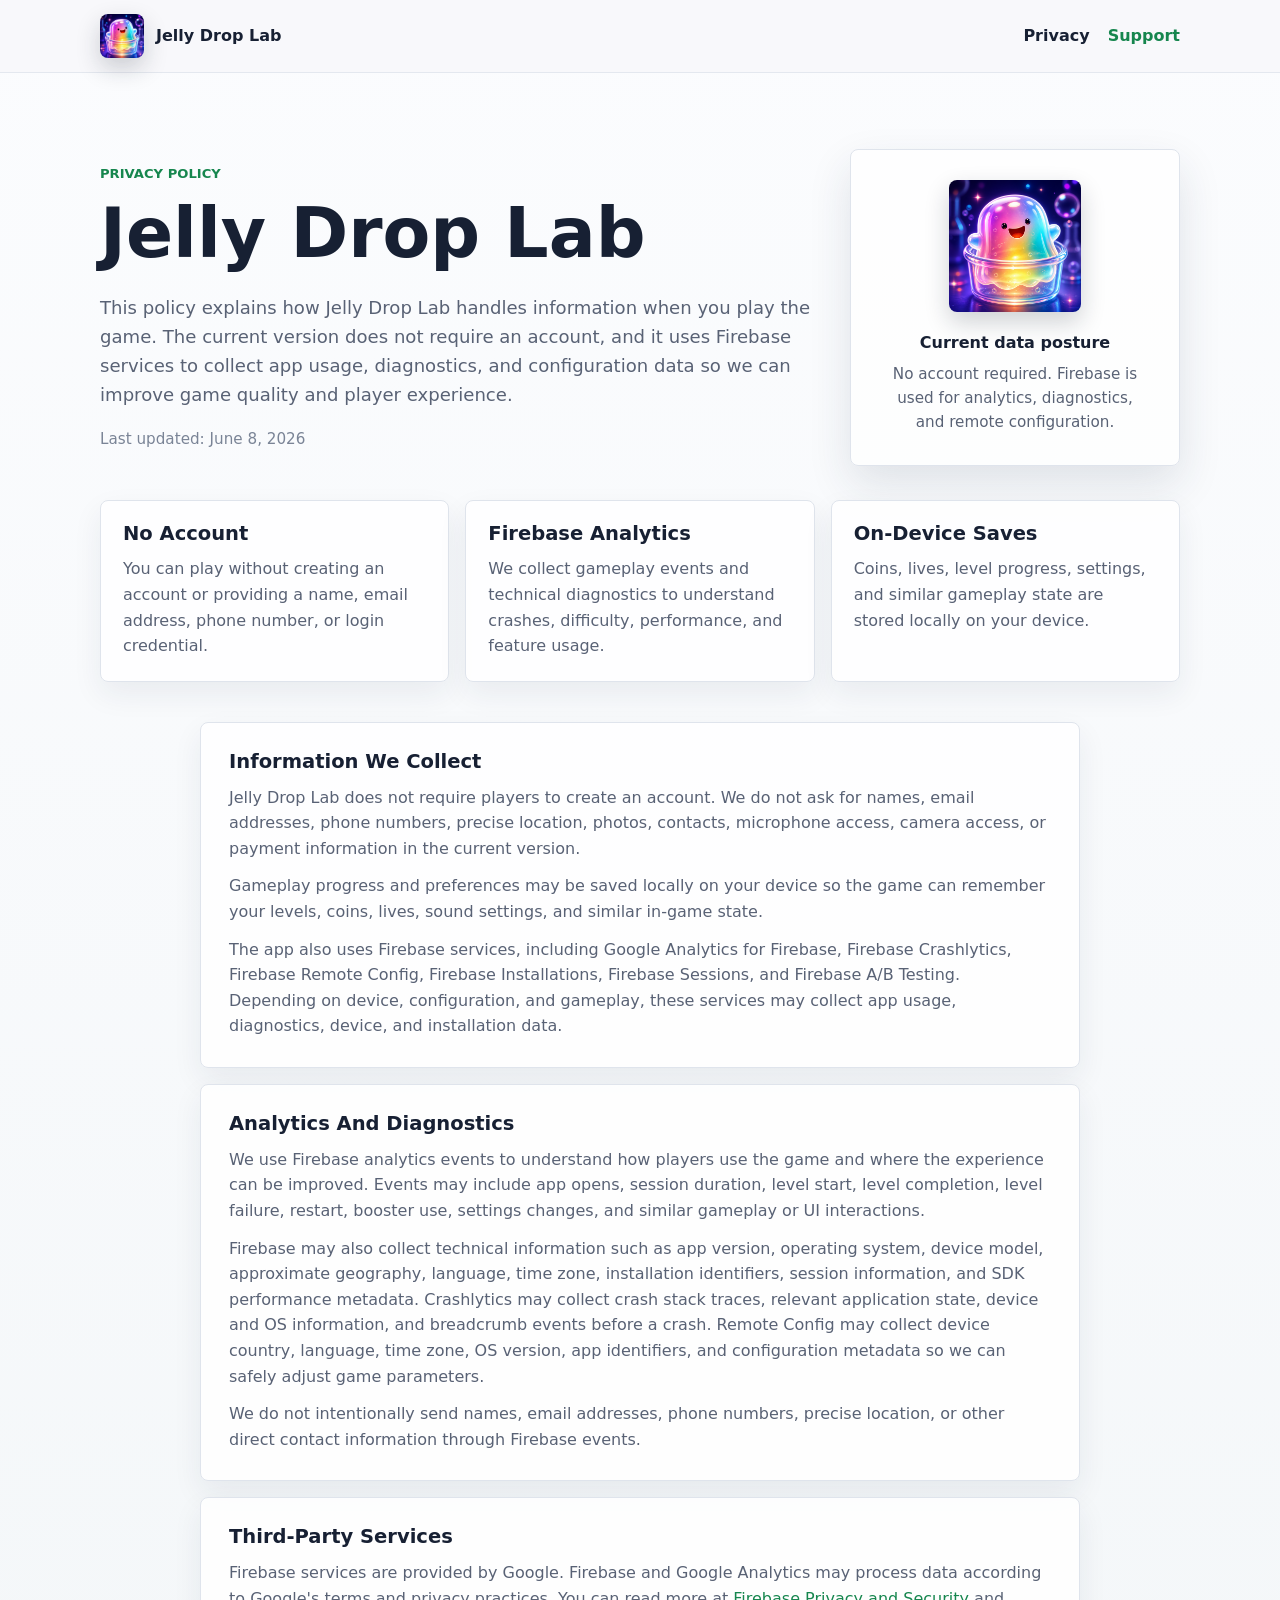
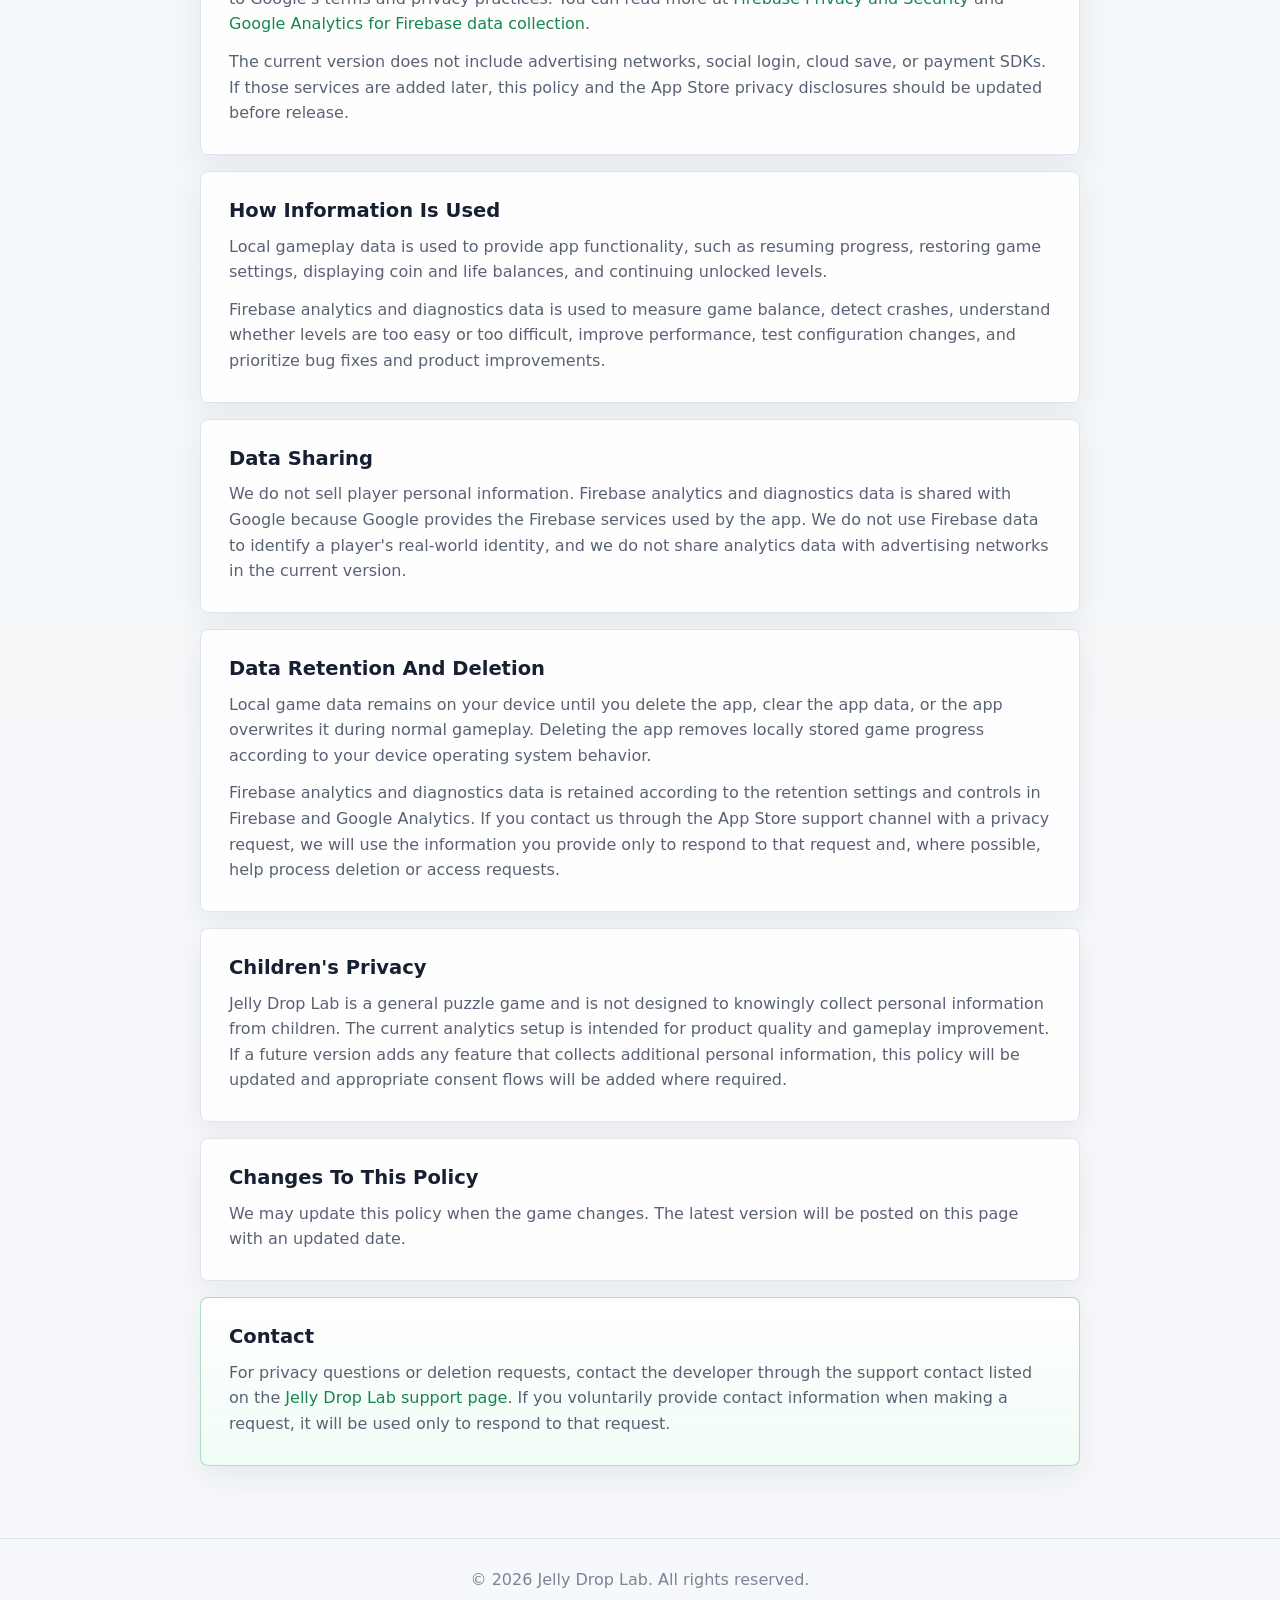
<file: index.html>
<!doctype html>
<html lang="en">
<head>
  <meta charset="utf-8">
  <meta name="viewport" content="width=device-width, initial-scale=1">
  <meta name="robots" content="index,follow">
  <meta http-equiv="refresh" content="0; url=privacy.html">
  <title>Jelly Drop Lab Privacy Policy</title>
  <link rel="canonical" href="privacy.html">
  <link rel="stylesheet" href="assets/styles.css">
</head>
<body class="redirect-page">
  <main class="redirect-card">
    <img src="assets/app-icon.png" alt="Jelly Drop Lab app icon" width="96" height="96">
    <h1>Jelly Drop Lab</h1>
    <p>Opening the privacy policy...</p>
    <a class="button-link" href="privacy.html">View Privacy Policy</a>
  </main>
</body>
</html>
</file>
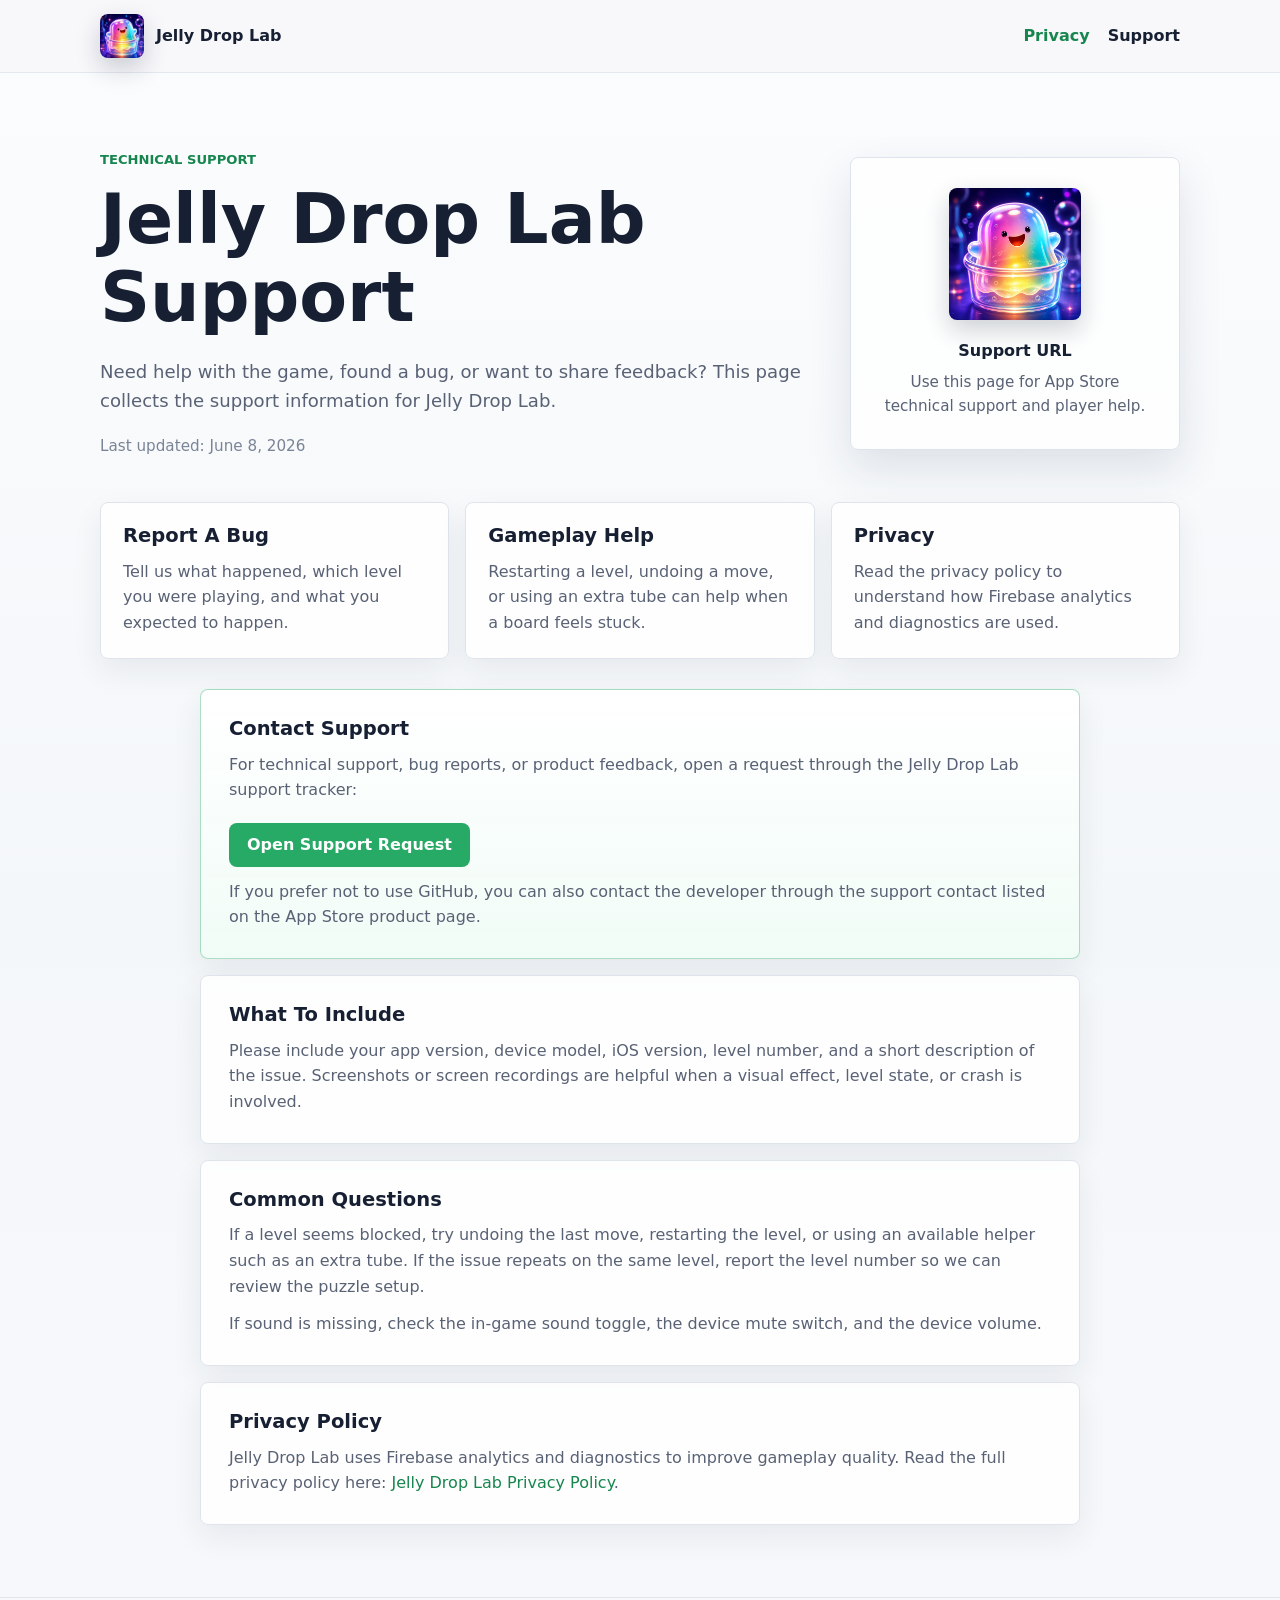
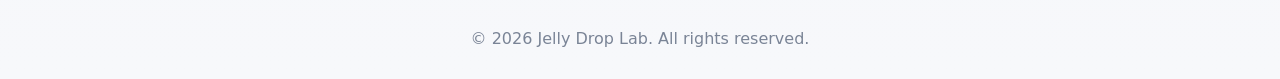
<file: support/index.html>
<!doctype html>
<html lang="en">
<head>
  <meta charset="utf-8">
  <meta name="viewport" content="width=device-width, initial-scale=1">
  <meta name="robots" content="index,follow">
  <meta name="description" content="Technical support page for Jelly Drop Lab.">
  <title>Support | Jelly Drop Lab</title>
  <link rel="icon" href="../assets/app-icon.png">
  <link rel="apple-touch-icon" href="../assets/app-icon.png">
  <link rel="stylesheet" href="../assets/styles.css">
</head>
<body>
  <header class="site-header">
    <nav class="top-nav" aria-label="Page navigation">
      <a class="brand" href="../privacy.html" aria-label="Jelly Drop Lab">
        <img src="../assets/app-icon.png" alt="" width="44" height="44">
        <span>Jelly Drop Lab</span>
      </a>
      <div class="nav-links">
        <a href="../privacy.html">Privacy</a>
        <a href="./" aria-current="page">Support</a>
      </div>
    </nav>
  </header>

  <main>
    <section class="hero support-hero">
      <div class="hero-copy">
        <p class="eyebrow">Technical Support</p>
        <h1>Jelly Drop Lab Support</h1>
        <p class="lead">
          Need help with the game, found a bug, or want to share feedback? This page collects the
          support information for Jelly Drop Lab.
        </p>
        <p class="updated">Last updated: June 8, 2026</p>
      </div>
      <div class="hero-badge" aria-label="Support summary">
        <img src="../assets/app-icon.png" alt="Jelly Drop Lab app icon" width="132" height="132">
        <div>
          <strong>Support URL</strong>
          <span>Use this page for App Store technical support and player help.</span>
        </div>
      </div>
    </section>

    <section class="summary-grid" aria-label="Support quick links">
      <article>
        <h2>Report A Bug</h2>
        <p>Tell us what happened, which level you were playing, and what you expected to happen.</p>
      </article>
      <article>
        <h2>Gameplay Help</h2>
        <p>Restarting a level, undoing a move, or using an extra tube can help when a board feels stuck.</p>
      </article>
      <article>
        <h2>Privacy</h2>
        <p>Read the privacy policy to understand how Firebase analytics and diagnostics are used.</p>
      </article>
    </section>

    <section class="policy support-content">
      <article class="policy-section contact-panel">
        <h2>Contact Support</h2>
        <p>
          For technical support, bug reports, or product feedback, open a request through the Jelly Drop Lab support
          tracker:
        </p>
        <p>
          <a class="button-link" href="https://github.com/VelvetRogue5/jelly-drop-lab-site/issues" rel="noopener">Open Support Request</a>
        </p>
        <p>
          If you prefer not to use GitHub, you can also contact the developer through the support contact listed on
          the App Store product page.
        </p>
      </article>

      <article class="policy-section">
        <h2>What To Include</h2>
        <p>
          Please include your app version, device model, iOS version, level number, and a short description of the
          issue. Screenshots or screen recordings are helpful when a visual effect, level state, or crash is involved.
        </p>
      </article>

      <article class="policy-section">
        <h2>Common Questions</h2>
        <p>
          If a level seems blocked, try undoing the last move, restarting the level, or using an available helper
          such as an extra tube. If the issue repeats on the same level, report the level number so we can review the
          puzzle setup.
        </p>
        <p>
          If sound is missing, check the in-game sound toggle, the device mute switch, and the device volume.
        </p>
      </article>

      <article class="policy-section">
        <h2>Privacy Policy</h2>
        <p>
          Jelly Drop Lab uses Firebase analytics and diagnostics to improve gameplay quality. Read the full privacy
          policy here:
          <a href="../privacy.html">Jelly Drop Lab Privacy Policy</a>.
        </p>
      </article>
    </section>
  </main>

  <footer class="site-footer">
    <p>© 2026 Jelly Drop Lab. All rights reserved.</p>
  </footer>
</body>
</html>
</file>
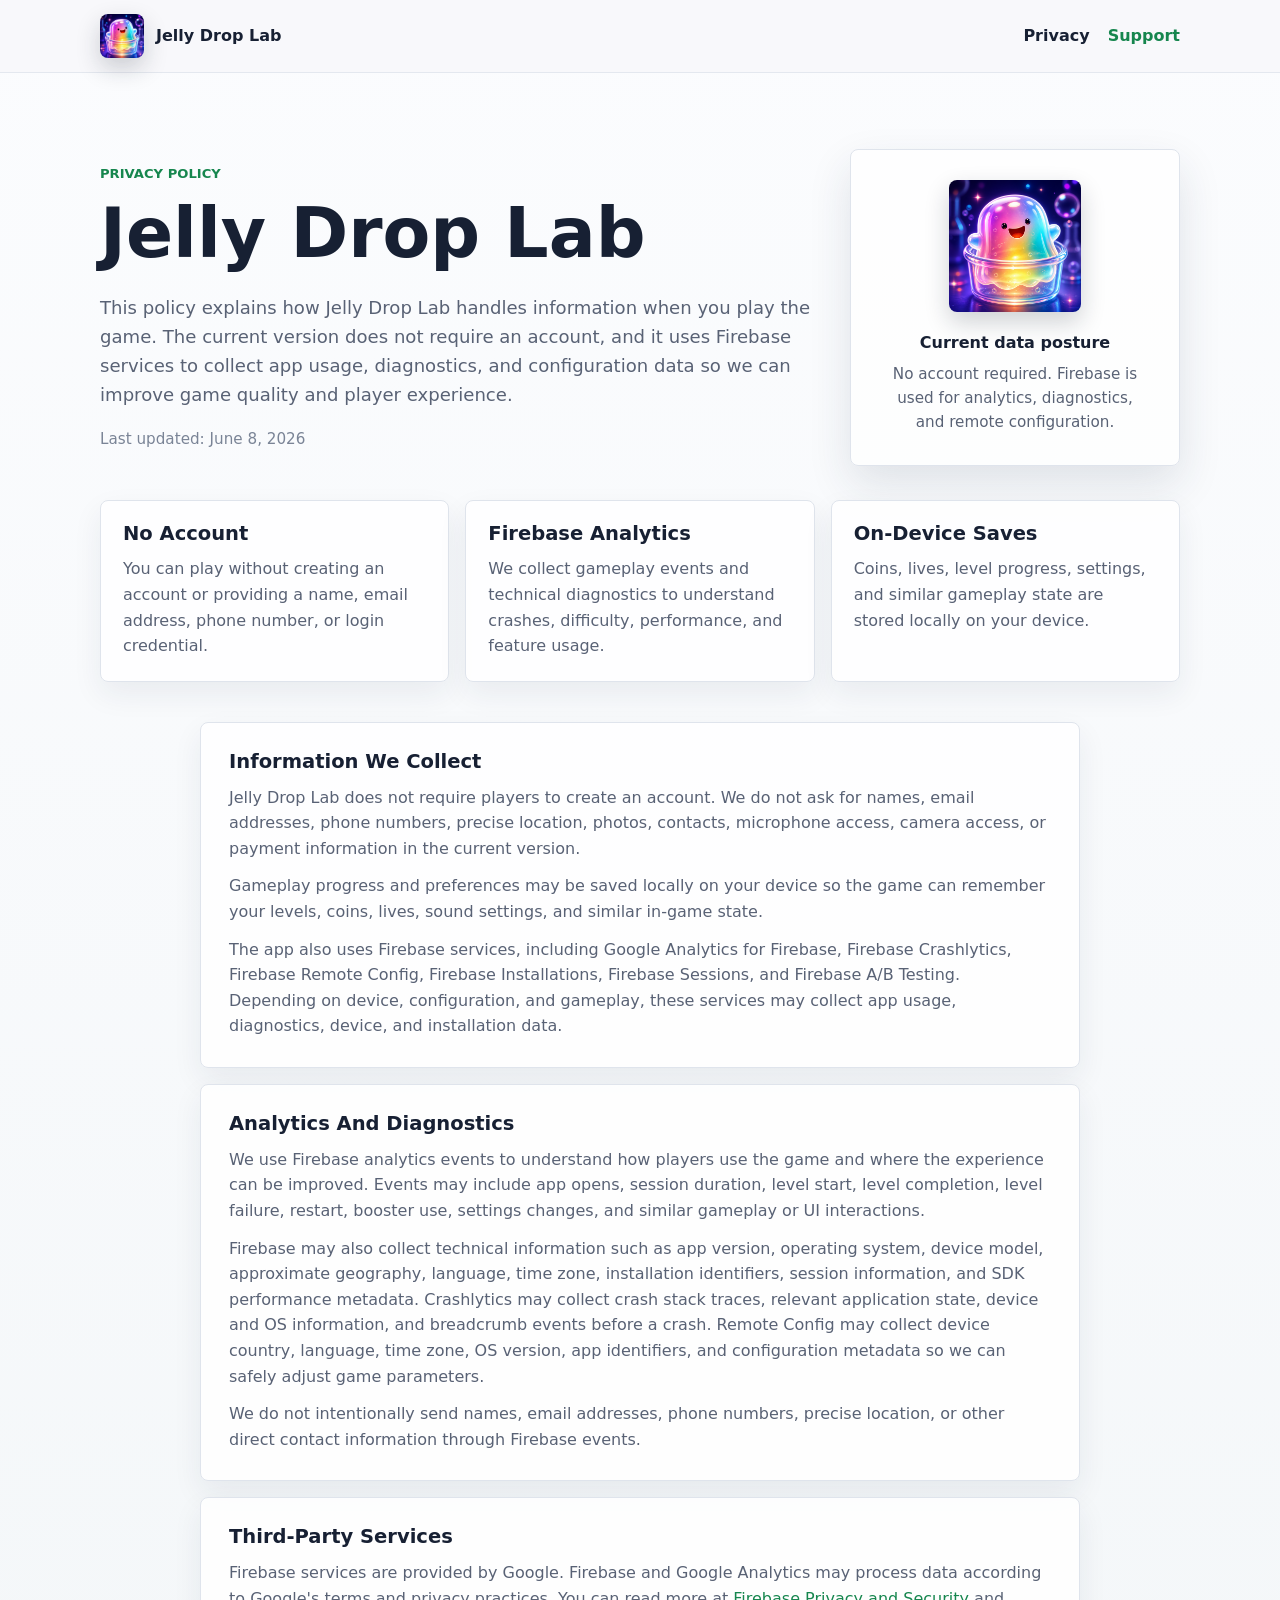
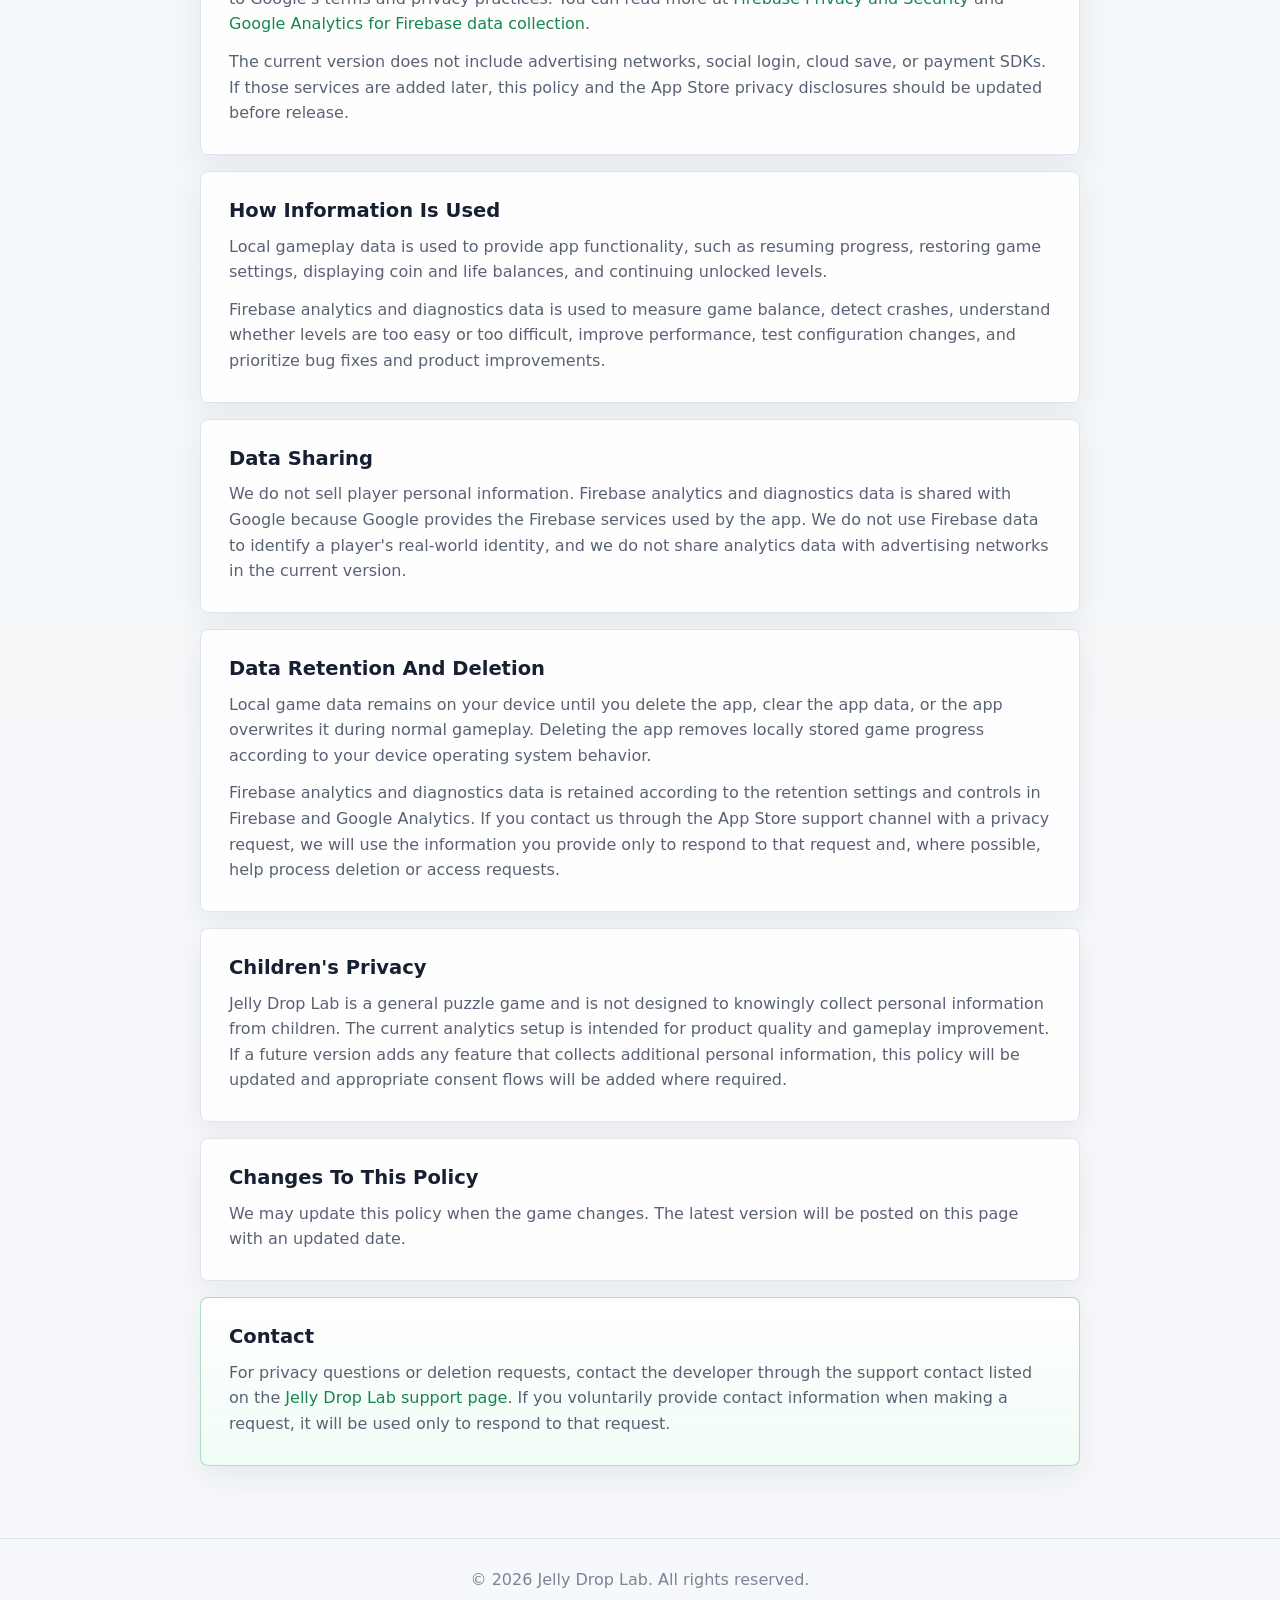
<file: privacy.html>
<!doctype html>
<html lang="en">
<head>
  <meta charset="utf-8">
  <meta name="viewport" content="width=device-width, initial-scale=1">
  <meta name="robots" content="index,follow">
  <meta name="description" content="Privacy Policy for Jelly Drop Lab, including Firebase analytics and diagnostics disclosures.">
  <title>Privacy Policy | Jelly Drop Lab</title>
  <link rel="icon" href="assets/app-icon.png">
  <link rel="apple-touch-icon" href="assets/app-icon.png">
  <link rel="stylesheet" href="assets/styles.css">
</head>
<body>
  <header class="site-header">
    <nav class="top-nav" aria-label="Page navigation">
      <a class="brand" href="privacy.html" aria-label="Jelly Drop Lab privacy policy">
        <img src="assets/app-icon.png" alt="" width="44" height="44">
        <span>Jelly Drop Lab</span>
      </a>
      <div class="nav-links">
        <a href="privacy.html" aria-current="page">Privacy</a>
        <a href="support/">Support</a>
      </div>
    </nav>
  </header>

  <main>
    <section class="hero">
      <div class="hero-copy">
        <p class="eyebrow">Privacy Policy</p>
        <h1>Jelly Drop Lab</h1>
        <p class="lead">
          This policy explains how Jelly Drop Lab handles information when you play the game.
          The current version does not require an account, and it uses Firebase services to collect
          app usage, diagnostics, and configuration data so we can improve game quality and player experience.
        </p>
        <p class="updated">Last updated: June 8, 2026</p>
      </div>
      <div class="hero-badge" aria-label="Privacy summary">
        <img src="assets/app-icon.png" alt="Jelly Drop Lab app icon" width="132" height="132">
        <div>
          <strong>Current data posture</strong>
          <span>No account required. Firebase is used for analytics, diagnostics, and remote configuration.</span>
        </div>
      </div>
    </section>

    <section class="summary-grid" aria-label="Privacy summary cards">
      <article>
        <h2>No Account</h2>
        <p>You can play without creating an account or providing a name, email address, phone number, or login credential.</p>
      </article>
      <article>
        <h2>Firebase Analytics</h2>
        <p>We collect gameplay events and technical diagnostics to understand crashes, difficulty, performance, and feature usage.</p>
      </article>
      <article>
        <h2>On-Device Saves</h2>
        <p>Coins, lives, level progress, settings, and similar gameplay state are stored locally on your device.</p>
      </article>
    </section>

    <section class="policy">
      <article id="english" class="policy-section">
        <h2>Information We Collect</h2>
        <p>
          Jelly Drop Lab does not require players to create an account. We do not ask for names, email addresses,
          phone numbers, precise location, photos, contacts, microphone access, camera access, or payment information
          in the current version.
        </p>
        <p>
          Gameplay progress and preferences may be saved locally on your device so the game can remember your levels,
          coins, lives, sound settings, and similar in-game state.
        </p>
        <p>
          The app also uses Firebase services, including Google Analytics for Firebase, Firebase Crashlytics, Firebase
          Remote Config, Firebase Installations, Firebase Sessions, and Firebase A/B Testing. Depending on device,
          configuration, and gameplay, these services may collect app usage, diagnostics, device, and installation data.
        </p>
      </article>

      <article class="policy-section">
        <h2>Analytics And Diagnostics</h2>
        <p>
          We use Firebase analytics events to understand how players use the game and where the experience can be
          improved. Events may include app opens, session duration, level start, level completion, level failure,
          restart, booster use, settings changes, and similar gameplay or UI interactions.
        </p>
        <p>
          Firebase may also collect technical information such as app version, operating system, device model,
          approximate geography, language, time zone, installation identifiers, session information, and SDK
          performance metadata. Crashlytics may collect crash stack traces, relevant application state, device and OS
          information, and breadcrumb events before a crash. Remote Config may collect device country, language,
          time zone, OS version, app identifiers, and configuration metadata so we can safely adjust game parameters.
        </p>
        <p>
          We do not intentionally send names, email addresses, phone numbers, precise location, or other direct contact
          information through Firebase events.
        </p>
      </article>

      <article class="policy-section">
        <h2>Third-Party Services</h2>
        <p>
          Firebase services are provided by Google. Firebase and Google Analytics may process data according to
          Google's terms and privacy practices. You can read more at
          <a href="https://firebase.google.com/support/privacy/" rel="noopener">Firebase Privacy and Security</a>
          and
          <a href="https://support.google.com/firebase/answer/6318039" rel="noopener">Google Analytics for Firebase data collection</a>.
        </p>
        <p>
          The current version does not include advertising networks, social login, cloud save, or payment SDKs. If
          those services are added later, this policy and the App Store privacy disclosures should be updated before
          release.
        </p>
      </article>

      <article class="policy-section">
        <h2>How Information Is Used</h2>
        <p>
          Local gameplay data is used to provide app functionality, such as resuming progress, restoring game
          settings, displaying coin and life balances, and continuing unlocked levels.
        </p>
        <p>
          Firebase analytics and diagnostics data is used to measure game balance, detect crashes, understand whether
          levels are too easy or too difficult, improve performance, test configuration changes, and prioritize bug
          fixes and product improvements.
        </p>
      </article>

      <article class="policy-section">
        <h2>Data Sharing</h2>
        <p>
          We do not sell player personal information. Firebase analytics and diagnostics data is shared with Google
          because Google provides the Firebase services used by the app. We do not use Firebase data to identify a
          player's real-world identity, and we do not share analytics data with advertising networks in the current
          version.
        </p>
      </article>

      <article class="policy-section">
        <h2>Data Retention And Deletion</h2>
        <p>
          Local game data remains on your device until you delete the app, clear the app data, or the app overwrites
          it during normal gameplay. Deleting the app removes locally stored game progress according to your device
          operating system behavior.
        </p>
        <p>
          Firebase analytics and diagnostics data is retained according to the retention settings and controls in
          Firebase and Google Analytics. If you contact us through the App Store support channel with a privacy request,
          we will use the information you provide only to respond to that request and, where possible, help process
          deletion or access requests.
        </p>
      </article>

      <article class="policy-section">
        <h2>Children's Privacy</h2>
        <p>
          Jelly Drop Lab is a general puzzle game and is not designed to knowingly collect personal information from
          children. The current analytics setup is intended for product quality and gameplay improvement. If a future
          version adds any feature that collects additional personal information, this policy will be updated and
          appropriate consent flows will be added where required.
        </p>
      </article>

      <article class="policy-section">
        <h2>Changes To This Policy</h2>
        <p>
          We may update this policy when the game changes. The latest version will be posted on this page with an
          updated date.
        </p>
      </article>

      <article id="contact" class="policy-section contact-panel">
        <h2>Contact</h2>
        <p>
          For privacy questions or deletion requests, contact the developer through the support contact listed on
          the <a href="support/">Jelly Drop Lab support page</a>. If you voluntarily provide contact information when
          making a request, it will be used only to respond to that request.
        </p>
      </article>
    </section>
  </main>

  <footer class="site-footer">
    <p>© 2026 Jelly Drop Lab. All rights reserved.</p>
  </footer>
</body>
</html>
</file>
<file: assets/styles.css>
:root {
  color-scheme: light;
  --ink: #172033;
  --muted: #596275;
  --paper: #f7f8fb;
  --panel: #ffffff;
  --line: #dfe4ec;
  --accent: #26aa65;
  --accent-strong: #16864e;
  --gold: #f4b93f;
  --shadow: 0 18px 44px rgba(35, 47, 72, 0.12);
}

* {
  box-sizing: border-box;
}

html {
  scroll-behavior: smooth;
}

body {
  margin: 0;
  background: linear-gradient(180deg, #fbfcfe 0%, #f4f7f9 54%, var(--paper) 100%);
  color: var(--ink);
  font-family: Inter, ui-sans-serif, system-ui, -apple-system, BlinkMacSystemFont, "Segoe UI", sans-serif;
  line-height: 1.6;
}

a {
  color: var(--accent-strong);
  text-decoration: none;
}

a:hover {
  text-decoration: underline;
}

.site-header {
  position: sticky;
  top: 0;
  z-index: 5;
  border-bottom: 1px solid rgba(223, 228, 236, 0.78);
  background: rgba(247, 248, 251, 0.88);
  backdrop-filter: blur(16px);
}

.top-nav {
  display: flex;
  align-items: center;
  justify-content: space-between;
  width: min(1080px, calc(100% - 32px));
  min-height: 72px;
  margin: 0 auto;
}

.brand {
  display: inline-flex;
  align-items: center;
  gap: 12px;
  color: var(--ink);
  font-weight: 800;
}

.nav-links {
  display: flex;
  align-items: center;
  gap: 18px;
  font-weight: 700;
}

.nav-links a[aria-current="page"] {
  color: var(--ink);
}

.brand img,
.hero-badge img,
.redirect-card img {
  border-radius: 8px;
  box-shadow: 0 10px 24px rgba(20, 28, 44, 0.2);
}

.hero {
  display: grid;
  grid-template-columns: minmax(0, 1fr) 330px;
  gap: 32px;
  align-items: center;
  width: min(1080px, calc(100% - 32px));
  margin: 0 auto;
  padding: 76px 0 34px;
}

.support-hero {
  padding-bottom: 44px;
}

.eyebrow {
  margin: 0 0 10px;
  color: var(--accent-strong);
  font-size: 0.82rem;
  font-weight: 800;
  letter-spacing: 0;
  text-transform: uppercase;
}

h1,
h2 {
  margin: 0;
  line-height: 1.12;
  letter-spacing: 0;
}

h1 {
  max-width: 780px;
  font-size: 4.35rem;
}

h2 {
  font-size: 1.22rem;
}

.lead {
  max-width: 760px;
  margin: 22px 0 0;
  color: var(--muted);
  font-size: 1.13rem;
}

.updated {
  margin: 18px 0 0;
  color: #7a8496;
  font-size: 0.95rem;
}

.hero-badge {
  display: grid;
  justify-items: center;
  gap: 18px;
  border: 1px solid var(--line);
  border-radius: 8px;
  background: rgba(255, 255, 255, 0.76);
  padding: 30px;
  box-shadow: var(--shadow);
  text-align: center;
}

.hero-badge strong,
.hero-badge span {
  display: block;
}

.hero-badge strong {
  margin-bottom: 6px;
  font-size: 1rem;
}

.hero-badge span {
  color: var(--muted);
  font-size: 0.95rem;
}

.summary-grid {
  display: grid;
  grid-template-columns: repeat(3, minmax(0, 1fr));
  gap: 16px;
  width: min(1080px, calc(100% - 32px));
  margin: 0 auto 22px;
}

.summary-grid article,
.policy-section {
  border: 1px solid var(--line);
  border-radius: 8px;
  background: rgba(255, 255, 255, 0.88);
  box-shadow: 0 12px 30px rgba(35, 47, 72, 0.07);
}

.summary-grid article {
  padding: 22px;
}

.summary-grid p,
.policy-section p {
  margin: 12px 0 0;
  color: var(--muted);
}

.policy {
  display: grid;
  gap: 16px;
  width: min(880px, calc(100% - 32px));
  margin: 0 auto;
  padding: 18px 0 72px;
}

.support-content {
  padding-top: 8px;
}

.policy-section {
  padding: 28px;
}

.contact-panel {
  border-color: rgba(38, 170, 101, 0.38);
  background: linear-gradient(180deg, rgba(255, 255, 255, 0.94), rgba(240, 252, 246, 0.92));
}



.site-footer {
  border-top: 1px solid var(--line);
  padding: 28px 16px;
  color: #7a8496;
  text-align: center;
}

.site-footer p {
  margin: 0;
}

.redirect-page {
  display: grid;
  min-height: 100vh;
  place-items: center;
  padding: 24px;
}

.redirect-card {
  width: min(360px, 100%);
  border: 1px solid var(--line);
  border-radius: 8px;
  background: var(--panel);
  padding: 30px;
  box-shadow: var(--shadow);
  text-align: center;
}

.redirect-card h1 {
  margin-top: 16px;
  font-size: 2rem;
}

.redirect-card p {
  color: var(--muted);
}

.button-link {
  display: inline-flex;
  align-items: center;
  justify-content: center;
  min-height: 44px;
  margin-top: 8px;
  border-radius: 8px;
  background: var(--accent);
  color: #ffffff;
  font-weight: 800;
  padding: 0 18px;
}

.button-link:hover {
  background: var(--accent-strong);
  text-decoration: none;
}

@media (max-width: 760px) {
  .top-nav {
    width: min(100% - 24px, 1080px);
  }

  .hero {
    grid-template-columns: 1fr;
    width: min(100% - 24px, 1080px);
    padding-top: 44px;
  }

  .top-nav {
    gap: 12px;
  }

  .nav-links {
    gap: 12px;
    font-size: 0.95rem;
  }

  h1 {
    font-size: 2.85rem;
  }

  .hero-badge {
    justify-items: start;
    grid-template-columns: 76px 1fr;
    text-align: left;
    padding: 18px;
  }

  .hero-badge img {
    width: 76px;
    height: 76px;
  }

  .summary-grid {
    grid-template-columns: 1fr;
    width: min(100% - 24px, 1080px);
  }

  .policy {
    width: min(100% - 24px, 880px);
  }

  .policy-section {
    padding: 22px;
  }
}
</file>
